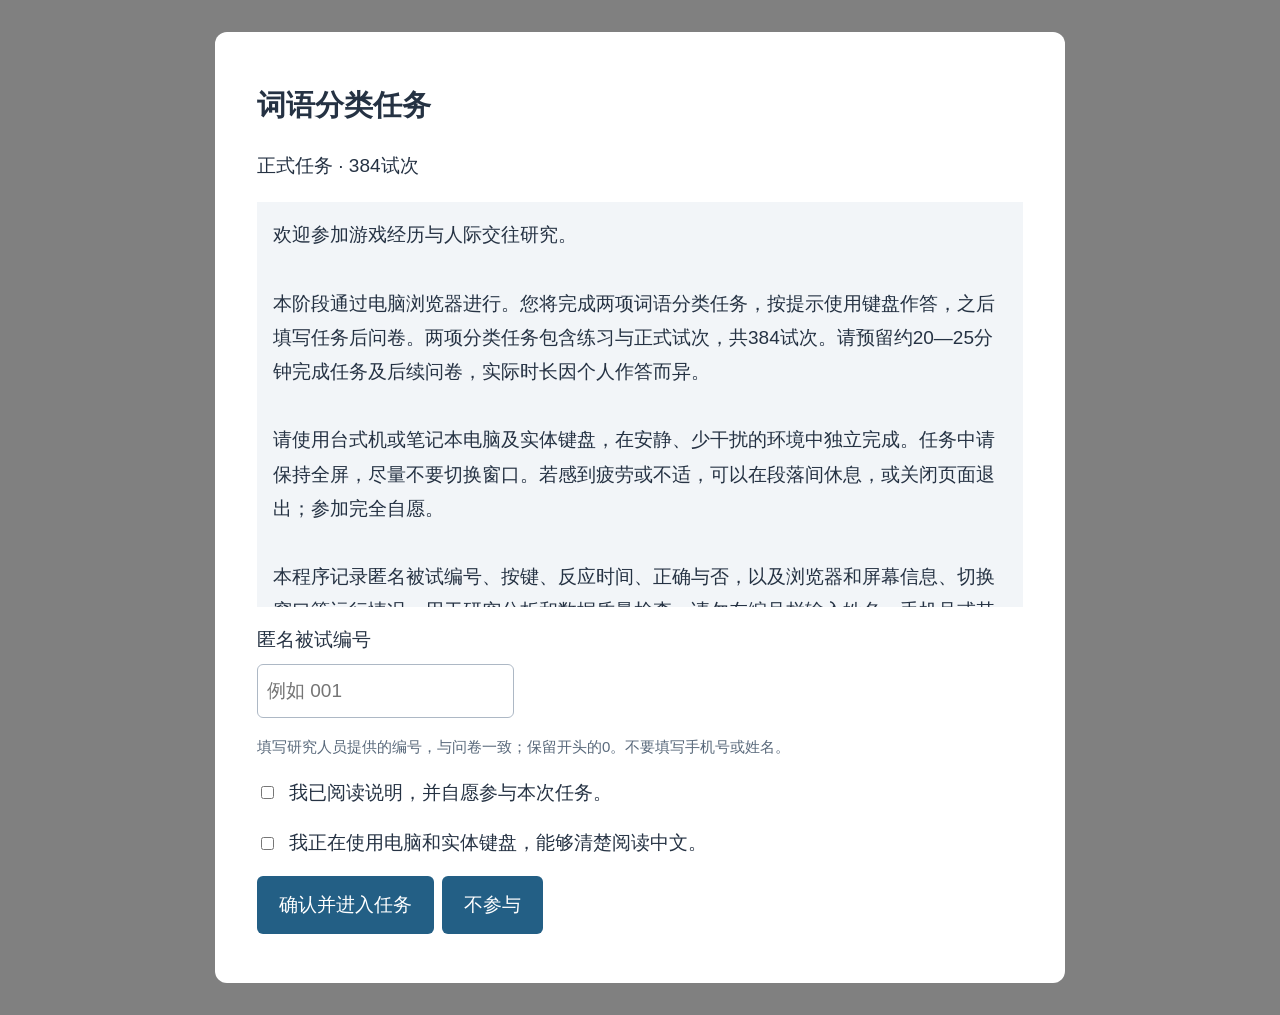
<file: index.html>
<!doctype html><html lang="zh-CN"><head><meta charset="utf-8"><meta name="viewport" content="width=device-width,initial-scale=1"><meta name="referrer" content="no-referrer"><title>词语分类任务</title><link rel="stylesheet" href="style.css"></head><body><main id="experiment"><p>正在加载，请稍候……</p></main><noscript>请开启 JavaScript 后重新打开。</noscript><script src="vendor/jspsych.js"></script><script src="config.js"></script><script src="core.js"></script><script src="app.js"></script></body></html>
</file>
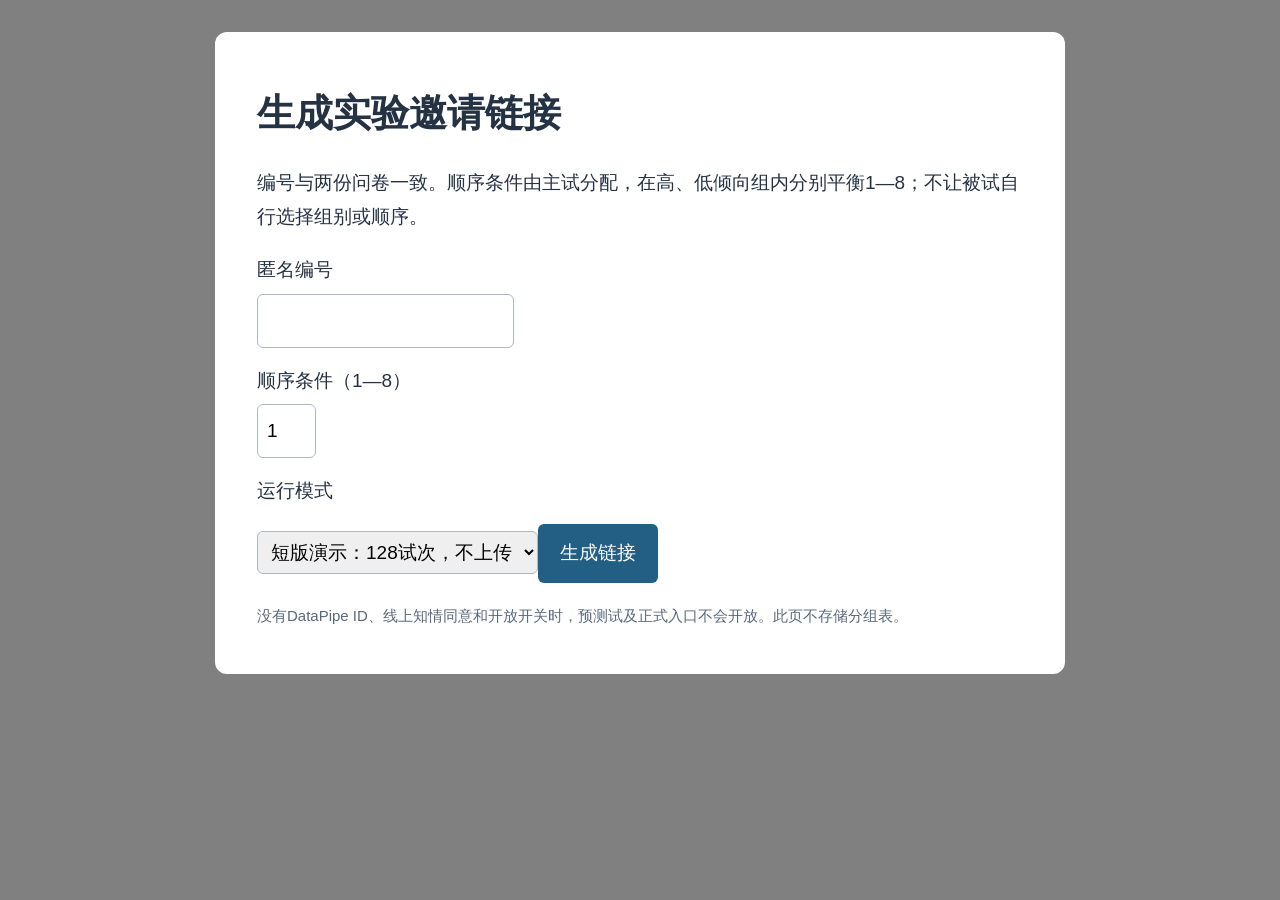
<file: launcher.html>
<!doctype html><html lang="zh-CN"><meta charset="utf-8"><meta name="viewport" content="width=device-width,initial-scale=1"><title>研究人员生成邀请链接</title><link rel="stylesheet" href="style.css"><main class="card"><h1>生成实验邀请链接</h1><p>编号与两份问卷一致。顺序条件由主试分配，在高、低倾向组内分别平衡1—8；不让被试自行选择组别或顺序。</p><form id="f"><label>匿名编号</label><input id="pid" pattern="[0-9]{1,8}" maxlength="8" required><label>顺序条件（1—8）</label><input id="condition" type="number" min="1" max="8" value="1" required><label>运行模式</label><select id="mode"><option value="demo">短版演示：128试次，不上传</option><option value="pilot">完整预测试：384试次，上传</option><option value="formal">正式实验：384试次，上传</option></select><button>生成链接</button></form><p id="out" style="word-break:break-all"></p><a id="go" hidden>打开实验</a><p class="minor">没有DataPipe ID、线上知情同意和开放开关时，预测试及正式入口不会开放。此页不存储分组表。</p></main><script>document.getElementById('f').onsubmit=e=>{e.preventDefault();const u=new URL('index.html',location.href);u.searchParams.set('mode',document.getElementById('mode').value);u.searchParams.set('id',document.getElementById('pid').value);u.searchParams.set('condition',document.getElementById('condition').value);document.getElementById('out').textContent=u.href;const a=document.getElementById('go');a.href=u.href;a.hidden=false;};</script></html>
</file>
<file: style.css>
*{box-sizing:border-box}body{margin:0;background:#808080;color:white;font-family:'Microsoft YaHei','PingFang SC','Noto Sans CJK SC',sans-serif}#experiment{min-height:100vh;display:flex;align-items:center;justify-content:center}.card{max-width:850px;width:92vw;margin:32px auto;padding:30px 42px;border-radius:12px;background:#fff;color:#253243;line-height:1.8;text-align:left;font-size:19px}.card h1,.card h2{line-height:1.4}.card label{display:block;margin:16px 0 6px}.card input,.card select{font:inherit;padding:9px;border:1px solid #adb8c5;border-radius:6px;max-width:100%}button,.button{font:inherit;cursor:pointer;background:#235f85;border:0;border-radius:6px;padding:12px 22px;color:white;margin:10px 8px 0 0;display:inline-block}button:disabled{opacity:.5;cursor:wait}.minor{font-size:15px;color:#59697b}.error{color:#a51d25;white-space:pre-wrap}.labels{position:fixed;top:8vh;left:4vw;right:4vw;display:flex;justify-content:space-between;color:white;font-size:clamp(20px,2.4vw,30px)}.labels span{max-width:44%;text-align:left}.labels span:last-child{text-align:right}.word{position:fixed;inset:0;display:flex;align-items:center;justify-content:center;font-size:44px;pointer-events:none}.jspsych-content{max-width:none;width:100%}.consent{white-space:pre-wrap;max-height:45vh;overflow:auto;padding:16px;background:#f2f5f8}.code{font-family:monospace;font-size:24px;letter-spacing:2px}.check{display:flex!important;align-items:center;gap:12px}
</file>
